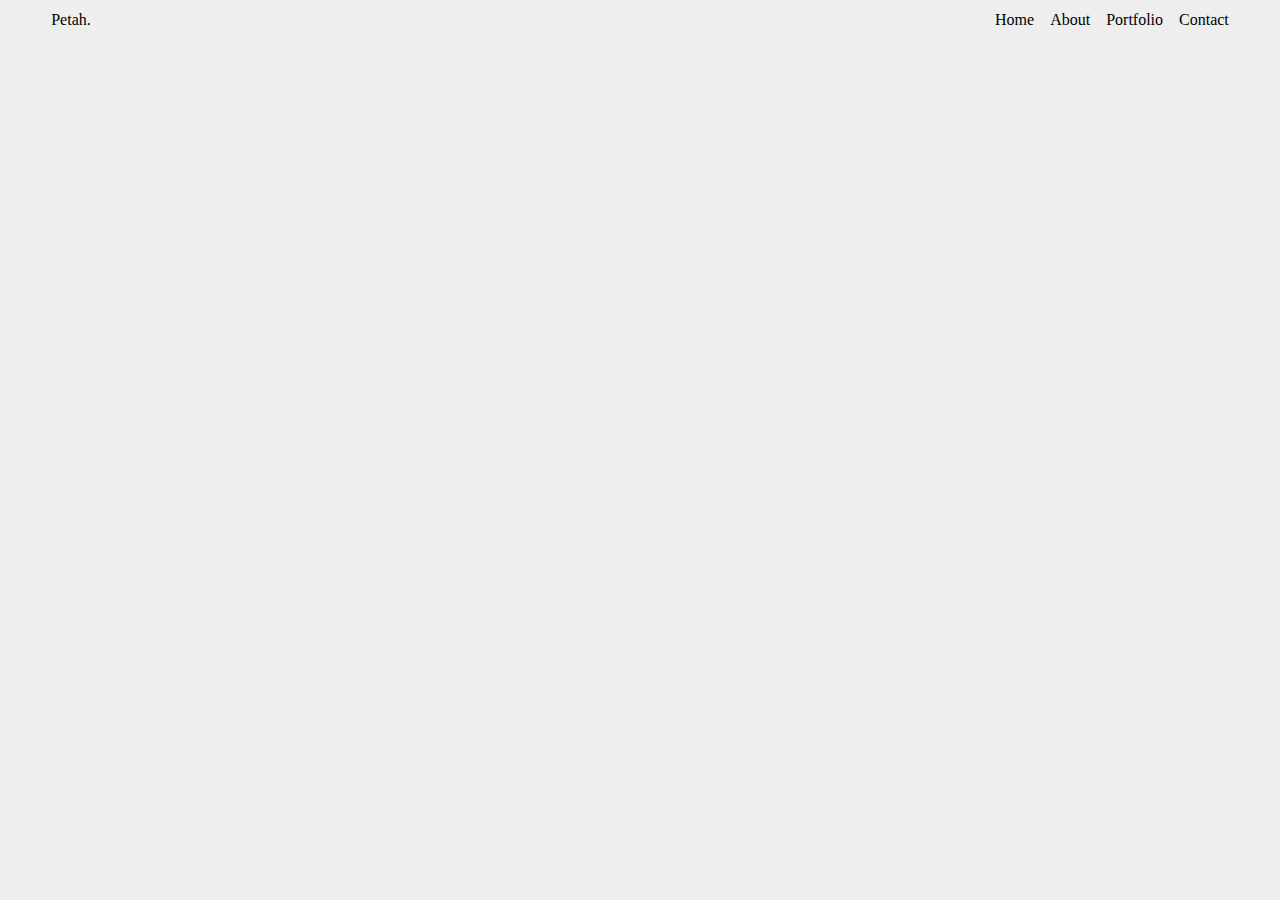
<file: index.html>
<!DOCTYPE html>
<html lang="en">
<head>
    <meta charset="UTF-8">
    <meta name="viewport" content="width=device-width, initial-scale=1.0">
    <title>Petahs Personal Website</title>
    <link rel="stylesheet" href="index.css">
</head>
<body>
    <section class="nav-container">
        <div class="nav-content">
            <div class="nav-left">
                Petah.
            </div>
            <div class="nav-right">
                <div class="nav-item">Home</div>
                <div class="nav-item">About</div>
                <div class="nav-item">Portfolio</div>
                <div class="nav-item">Contact</div>
            </div>
        </div>
    </section>
    <section class="home-container">
        
    </section>
    <section class="about-container">

    </section>
    <section class="portfolio-container">

    </section>
    <section class="contact-container">

    </section>
</body>
</html>
</file>
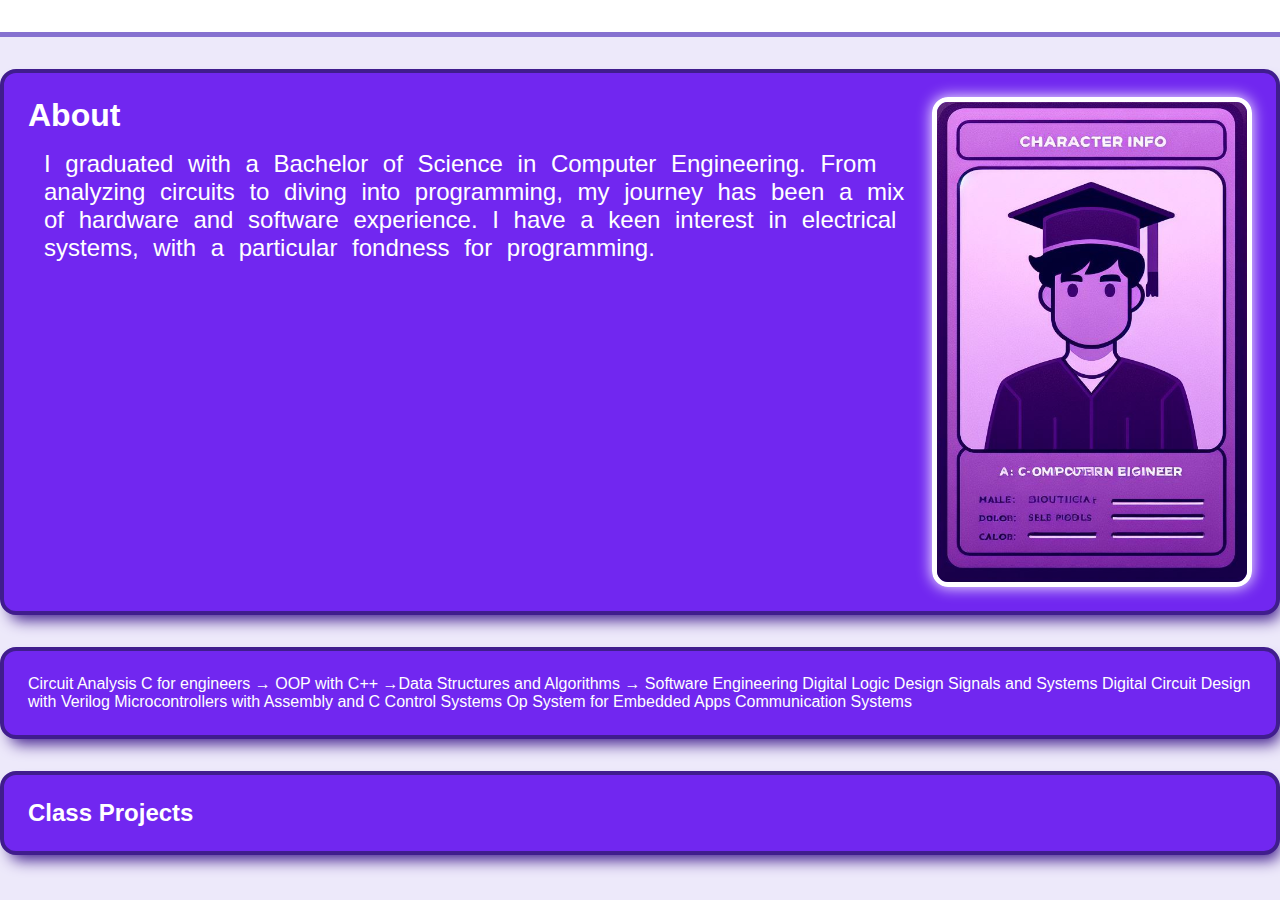
<file: computer_engineering.html>
<!DOCTYPE html>
<html lang="en">

<head>
  <meta charset="UTF-8">
  <meta name="viewport" content="width=device-width, initial-scale=1.0">
  <title>Petah's Website</title>
  <link rel="stylesheet" href="style.css">
  <link rel="stylesheet" href="nav.css">
</head>

<body>
  <div class="nav-container">
    
  </div>
  <section class="about-container">
    <div class="about-content"> 
      <h1 class="title">About</h1>
      <div class="text">
        I graduated with a Bachelor of Science in Computer Engineering.
        From analyzing circuits to diving into programming, my
        journey has been a mix of hardware and software experience. I have a keen
        interest in electrical systems, with a particular fondness for programming.
      </div>
    </div>
    <img src="images/ce-front.png" alt="" class="pfp">
  </section>
  <section class="major-courses">
    Circuit Analysis
    C for engineers → OOP with C++ →Data Structures and Algorithms → Software Engineering
    Digital Logic Design
    Signals and Systems
    Digital Circuit Design with Verilog
    Microcontrollers with Assembly and C
    Control Systems
    Op System for Embedded Apps
    Communication Systems
  </section>
  <section class="class-projects">
    <h2>Class Projects</h2>
  </section>
</body>

</html>
</file>
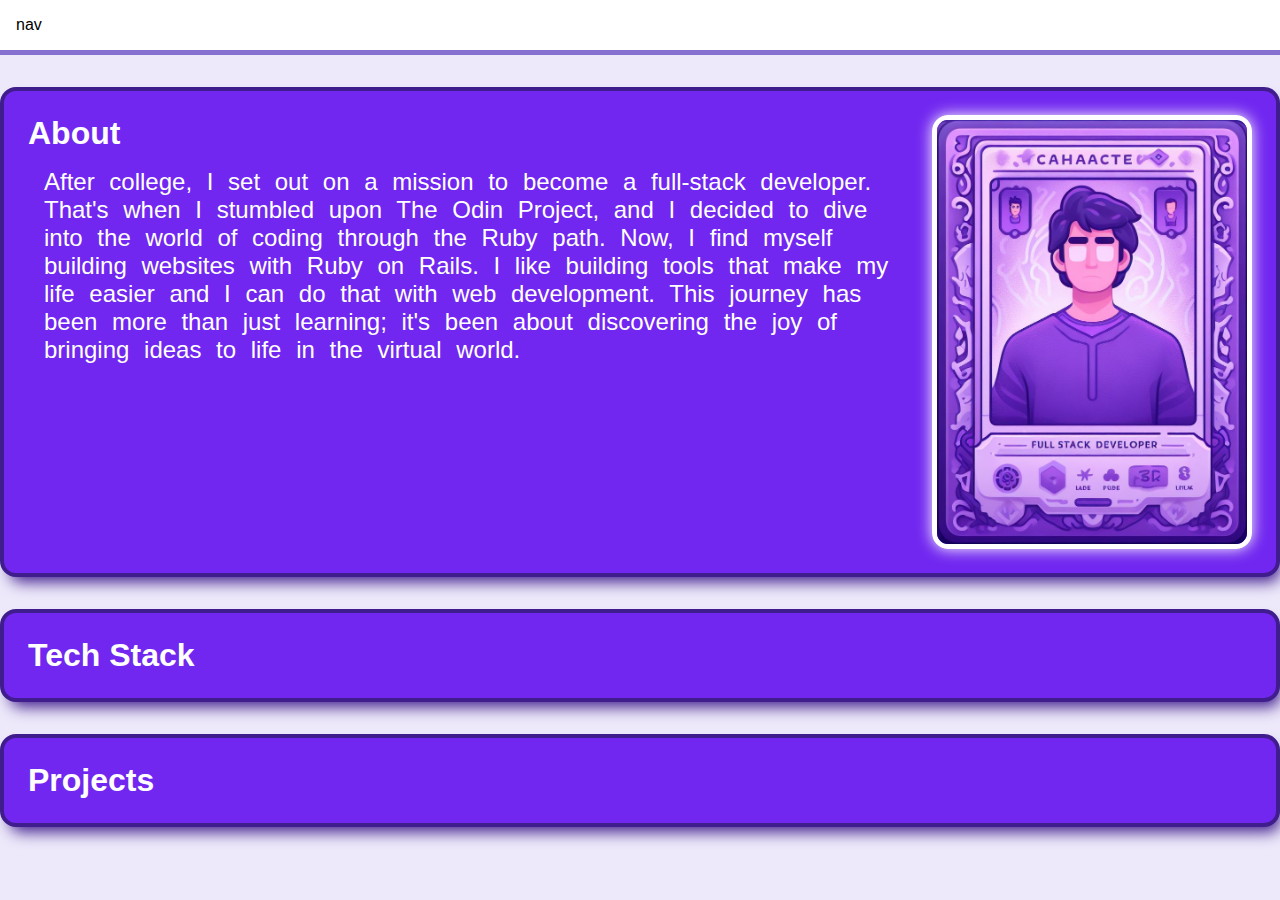
<file: full_stack_dev.html>
<!DOCTYPE html>
<html lang="en">

<head>
  <meta charset="UTF-8">
  <meta name="viewport" content="width=device-width, initial-scale=1.0">
  <title>Petah's Website</title>
  <link rel="stylesheet" href="style.css">
  <link rel="stylesheet" href="nav.css">
</head>

<body>
  <div class="nav-container">nav</div>
  <section class="about-container">
    <div class="about-content">
      <h1 class="title">About</h1>
      <div class="text">  
        After college, I set out on a mission to become a full-stack developer. That's when I stumbled upon The Odin Project,
        and I decided to dive into the world of coding through the Ruby path. Now, I find myself building websites with Ruby on
        Rails. I like building tools that make my life easier and I can do that with web development.
        This journey has been more than just learning; it's been about discovering the joy of bringing ideas to life in the
        virtual world.
      </div>
      
    </div>
    <img src="images/fs-front.png" alt="" class="pfp">
  </section>
  <section class="tech-stack">
    <h1>Tech Stack</h1>
  </section>
  <section class="projects">
    <h1>Projects</h1>
    <div class="project-container">
      <div class="project-image"></div>
      <div class="project-title">

      </div>
      <div class="project description">

      </div>
    </div>
  </section>

</body>

</html>
</file>
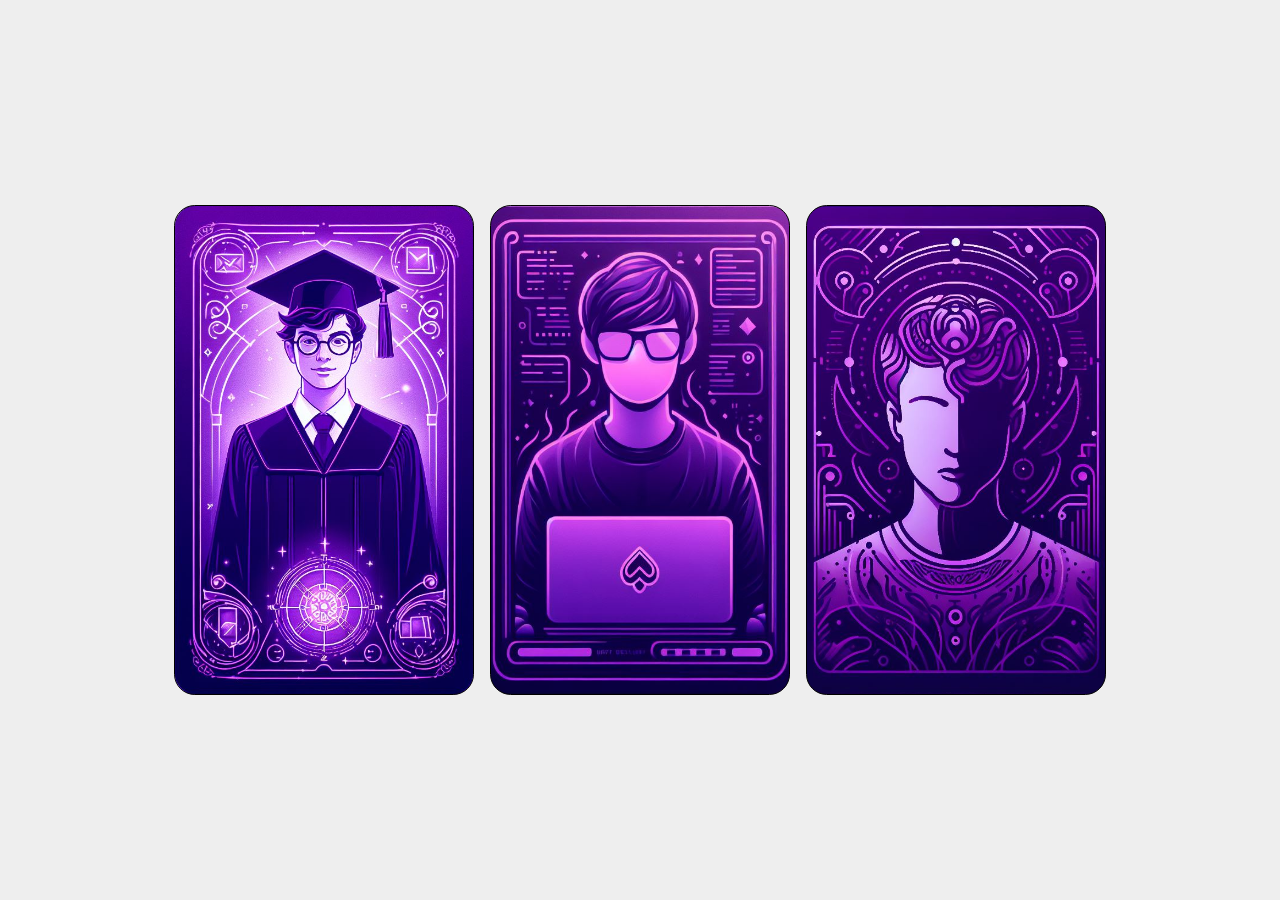
<file: index-old.html>
<!DOCTYPE html>
<html lang="en">
<head>
  <meta charset="UTF-8">
  <meta name="viewport" content="width=device-width, initial-scale=1.0">
  <title>Petah's Website</title>
  <link rel="stylesheet" href="style.css">
  <link rel="stylesheet" href="home.css">
</head>
<body>
  <div class="card-container">
    <div class="card">
      <div class="ce-front">
        <p class="card-info">Character Info</p>
        <p class="title">Computer Engineer</p>
        <a href="computer_engineering.html" class="read-more">Read more...</a>
      </div>
      <div class="ce-back"></div>
    </div>
    <div class="card">
      <div class="fs-front">
        <p class="card-info">Character Info</p>
        <p class="title">Full-Stack Engineer</p>
        <a href="full_stack_dev.html" class="read-more">Read more...</a>
      </div>
      <div class="fs-back"></div>
    </div>
    <div class="card">
      <div class="ai-front">
        <p class="card-info">Character Info</p>
        <p class="title">AI Hobbyist</p>
        <a href="ai_hobbyist.html" class="read-more">Read more...</a>
      </div>
      <div class="ai-back"></div>
    </div>
  </div>
  <script src="main.js"></script>
</body>
</html>
</file>
<file: index.css>
* {
    box-sizing: border-box;
    margin: 0px;
    padding: 0px;
}

html, body {
    background-color: #eee;
}

.nav-content {
    display: flex;
    justify-content: space-between;
    max-width: 1200px;
    margin: auto;
    padding: .7rem;
}

.nav-right {
    display: flex;
    gap: 1rem;
}
</file>
<file: style.css>
* {
  padding: 0;
  margin: 0;
  box-sizing: border-box;
}

body,
html {
  min-height: 100vh;
  background-color: #ede9fa;
  font-family:'Lucida Sans', 'Lucida Sans Regular', 'Lucida Grande', 'Lucida Sans Unicode', Geneva, Verdana, sans-serif;
}

section {
  display: flex;
  margin: 2rem auto;
  padding: 1.5rem;
  border-radius: 1rem;
  border: 4px solid #401d8d;
  box-shadow: 5px 10px 15px -5px #401d8d;
  color: white;
  background-color: #7127f0;
  max-width: 1300px;
}

h1 {
  font-size: 2rem;
}

.text {
  font-size: 1.5rem;
  padding: 1rem;
  word-spacing: .5rem;
}

.pfp {
  border: 5px solid white;
  box-shadow: 0px 0px 15px white;
  border-radius: 1rem;
  width: 20rem;
  height: auto;
}

.test {
  width: 1200px;
}
</file>
<file: nav.css>
/* Nav bar */
.nav-container {
  background-color: #fff;
  padding: 1rem;
  border-bottom: 5px solid #8671d0;
  margin-bottom: 1rem;
}
</file>
<file: home.css>
body {
  display: flex;
  justify-content: center;
  background-color: #eee;
}

.card-container {
  display: flex;
  align-self: center;
  gap: 1rem;
}

.card {
  width: 300px;
  height: 490px;
  transition: transform 0.7s;
  transform-style: preserve-3d;
}

.card.flipped {
  transform: rotateY(180deg);
}

.ce-front,
.ce-back,
.fs-front,
.fs-back,
.ai-back,
.ai-front {
  position: absolute;
  border: 1px solid black;
  border-radius: 1.3rem;
  width: 300px;
  height: 490px;
  -webkit-backface-visibility: hidden;
  -moz-backface-visibility: hidden;
  backface-visibility: hidden;
}

.ce-back,
.fs-back,
.ai-back {
 
  background-size: cover;
  background-repeat: no-repeat;
  background-position: center;
  /*transform: rotateY(180deg);*/
}

.ce-back {
  background-image: url("images/ce-back.png");
}

.fs-back {
  background-image: url("images/fs-back.png");
}

.ai-back {
  background-image: url("images/ai-back.png");
}

.ce-front,
.fs-front,
.ai-front {
  transform: rotateY(180deg);
  background-image: url("images/front-template.png");
  background-size: cover;
  background-color:#bebcc1;
  background-repeat: no-repeat;
  background-position: center;
}

div > p {
  text-align: center;
  font-size: 1.7rem;
  font-family: 'Franklin Gothic Medium', 'Arial Narrow', Arial, sans-serif;
  padding: 1rem;
}

.card-info {
  margin-top: 1rem;
}

.read-more {
  position: absolute;
  bottom: 30px;
  right: 25px
}

/* .ce-front {
  background-image: url("images/ce-front.png");
}

.fs-front {
  background-image: url("images/fs-front.png");
}
 */
</file>
